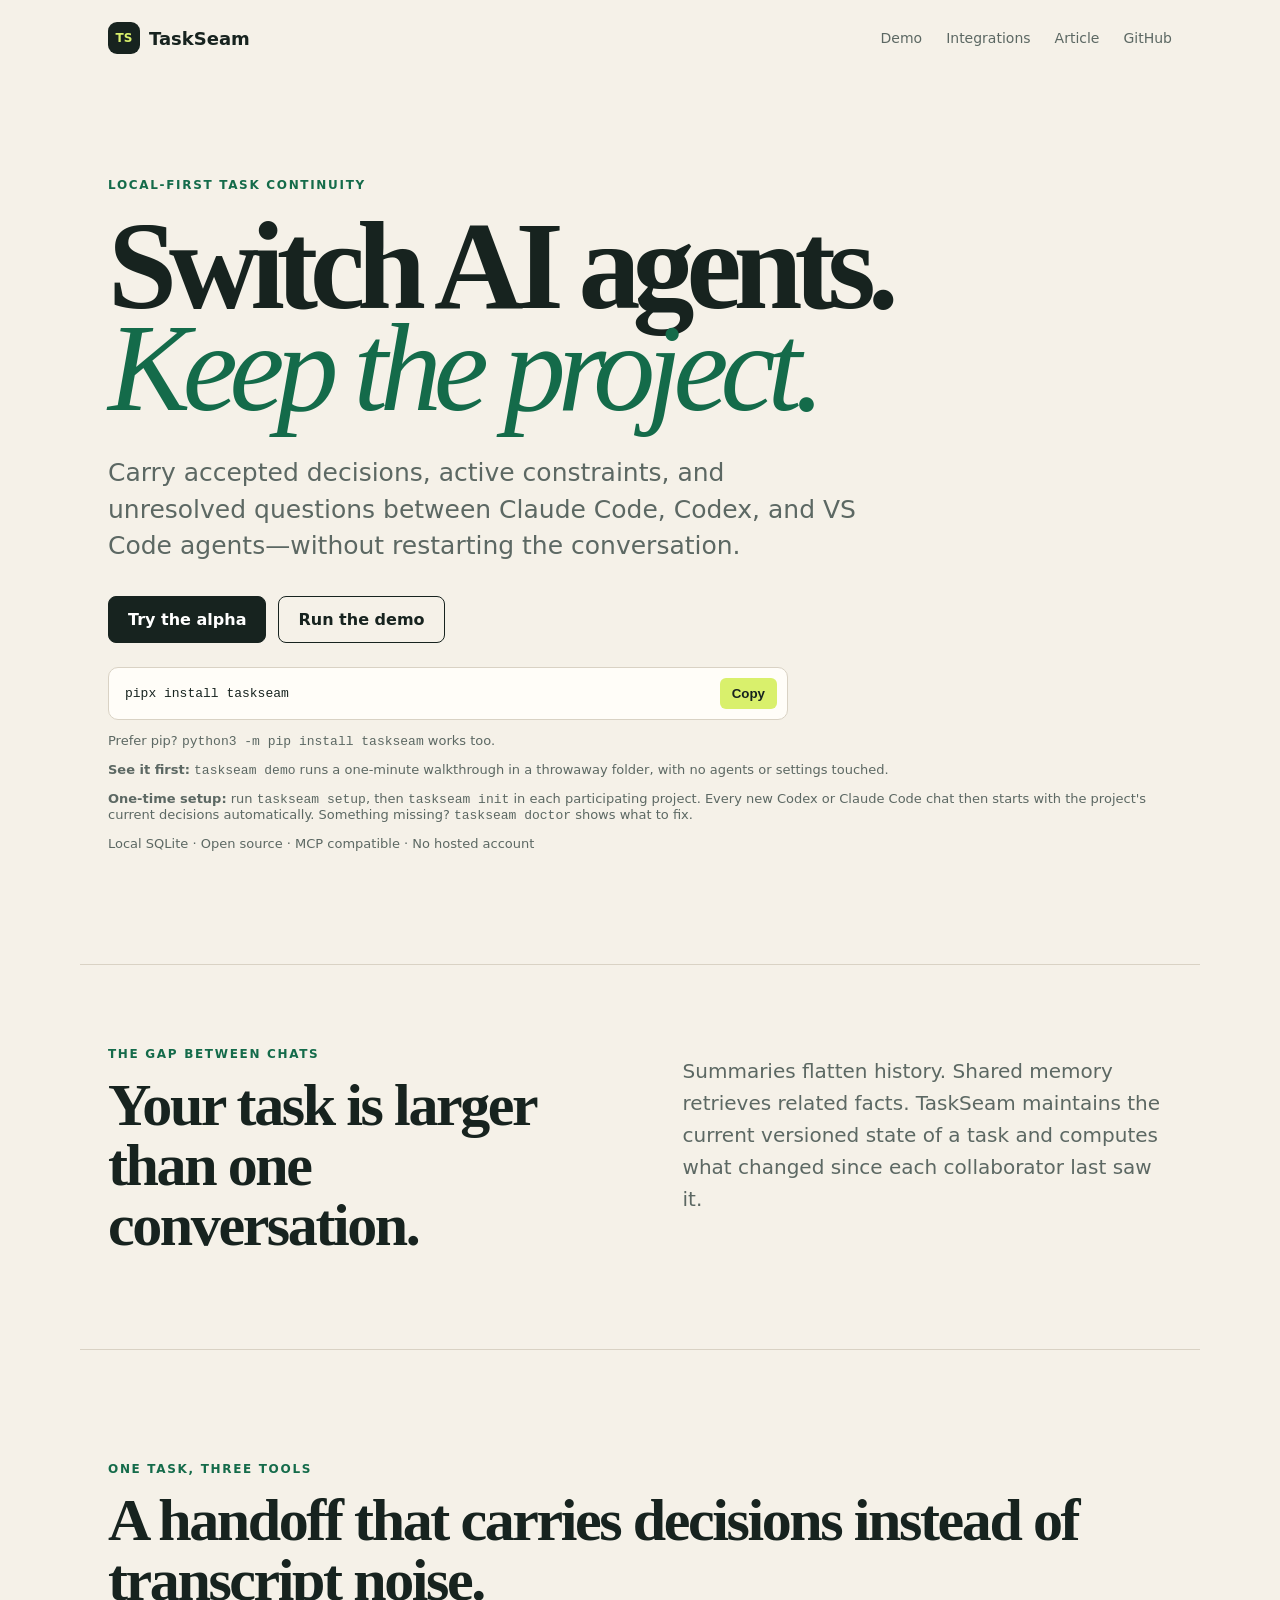
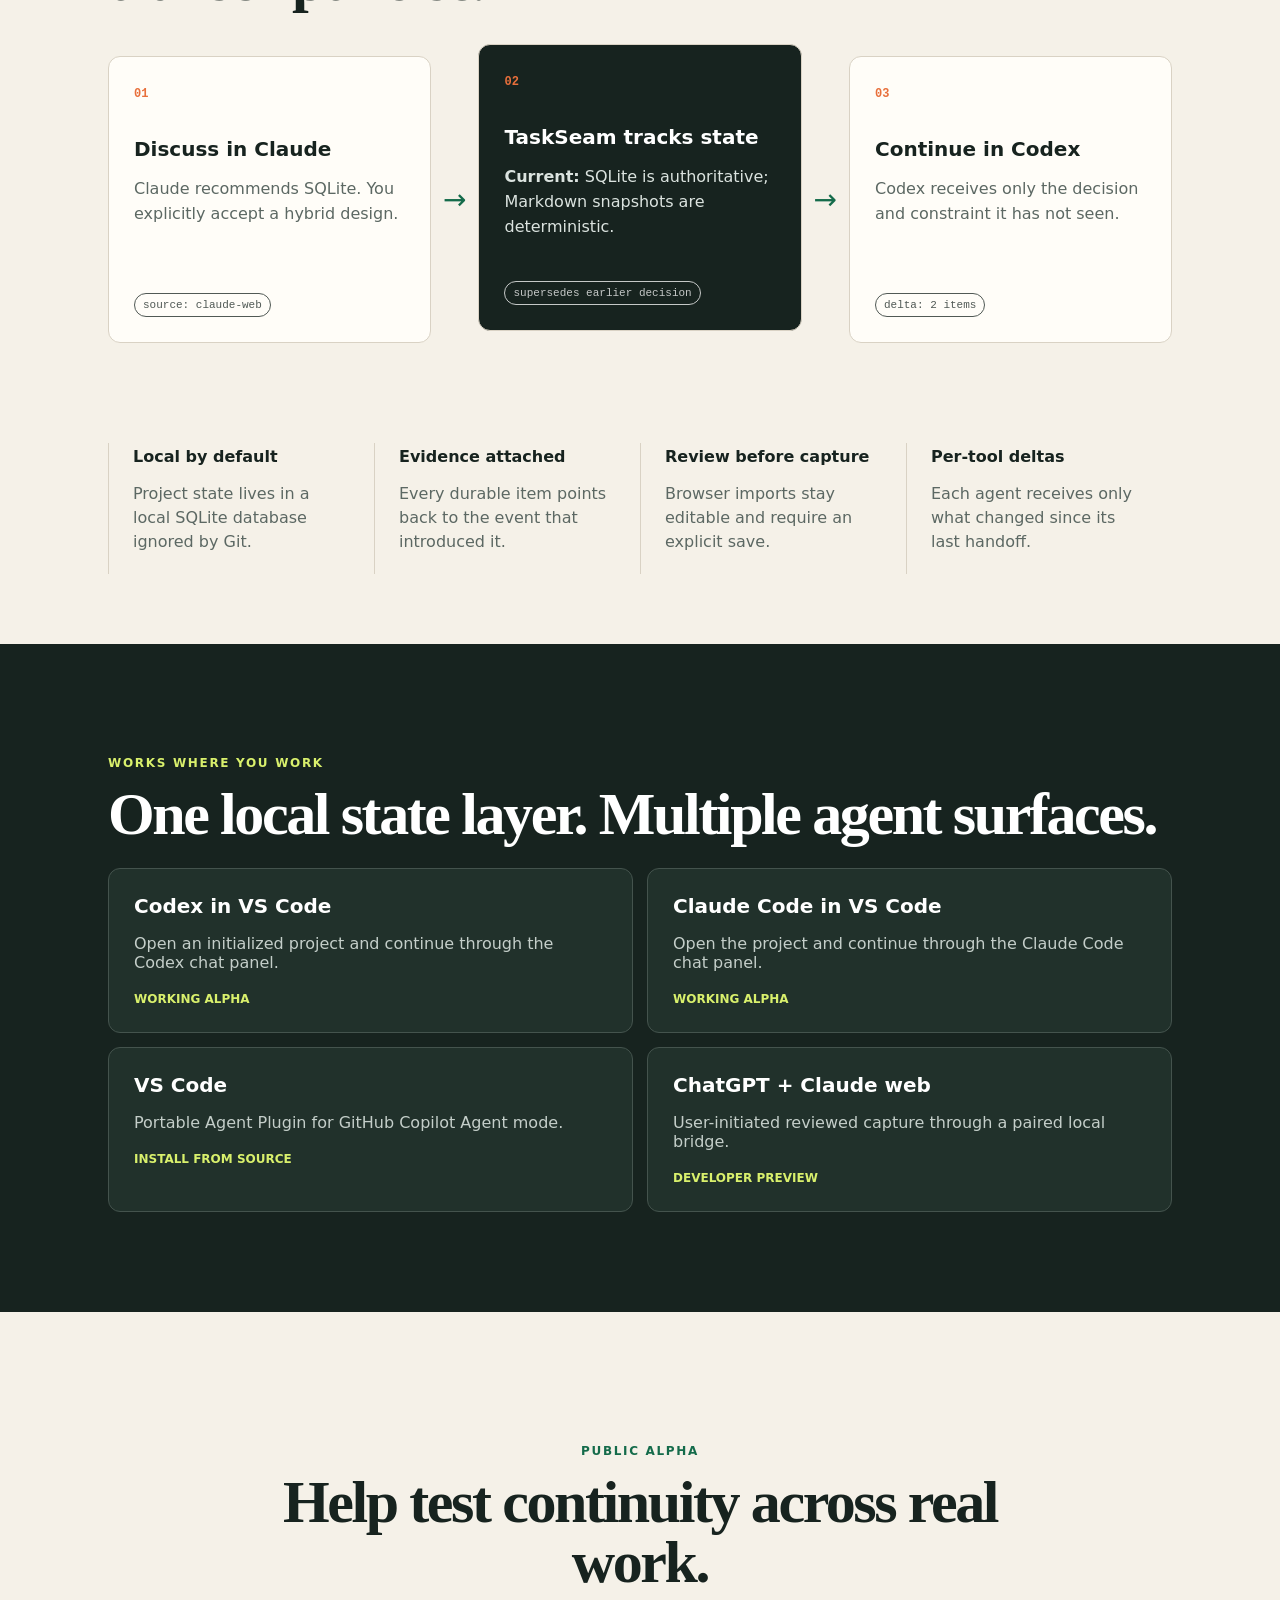
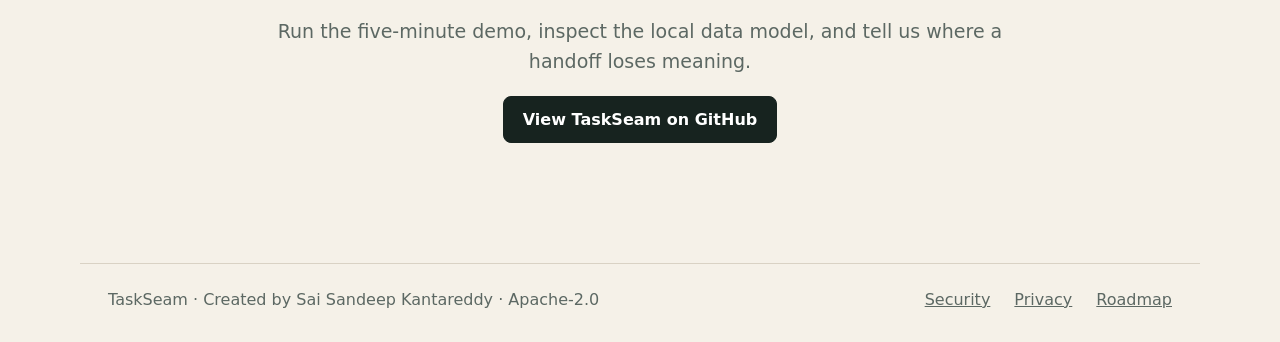
<file: site/index.html>
<!doctype html>
<html lang="en">
<head>
  <meta charset="utf-8">
  <meta name="viewport" content="width=device-width,initial-scale=1">
  <meta name="description" content="Local-first task continuity for Codex, Claude Code, VS Code, and AI coding agents. Switch tools without losing accepted decisions, constraints, or context.">
  <meta name="author" content="Sai Sandeep Kantareddy">
  <meta name="robots" content="index,follow">
  <link rel="canonical" href="https://taskseam.github.io/taskseam/">
  <meta property="og:type" content="website">
  <meta property="og:site_name" content="TaskSeam">
  <meta property="og:title" content="TaskSeam — Local-first continuity across AI coding agents">
  <meta property="og:description" content="Switch between Codex, Claude Code, and VS Code agents without losing accepted decisions, constraints, or context.">
  <meta property="og:url" content="https://taskseam.github.io/taskseam/">
  <meta name="twitter:card" content="summary">
  <meta name="twitter:title" content="TaskSeam — Switch AI. Keep working.">
  <meta name="twitter:description" content="Local-first task continuity across AI coding agents.">
  <title>TaskSeam — Local-first task continuity for AI coding agents</title>
  <script type="application/ld+json">
    {
      "@context": "https://schema.org",
      "@type": "SoftwareApplication",
      "name": "TaskSeam",
      "applicationCategory": "DeveloperApplication",
      "operatingSystem": "macOS, Linux, Windows",
      "description": "Local-first task continuity across AI coding agents.",
      "url": "https://taskseam.github.io/taskseam/",
      "codeRepository": "https://github.com/TaskSeam/taskseam",
      "license": "https://www.apache.org/licenses/LICENSE-2.0",
      "author": {
        "@type": "Person",
        "name": "Sai Sandeep Kantareddy"
      }
    }
  </script>
  <link rel="stylesheet" href="styles.css">
</head>
<body>
  <header class="nav wrap">
    <a class="brand" href="#top" aria-label="TaskSeam home"><span>TS</span> TaskSeam</a>
    <nav aria-label="Main navigation">
      <a href="#demo">Demo</a>
      <a href="#integrations">Integrations</a>
      <a href="https://github.com/TaskSeam/taskseam/blob/main/docs/WHY_TASKSEAM.md">Article</a>
      <a href="https://github.com/TaskSeam/taskseam">GitHub</a>
    </nav>
  </header>

  <main id="top">
    <section class="hero wrap">
      <p class="eyebrow">LOCAL-FIRST TASK CONTINUITY</p>
      <h1>Switch AI agents.<br><em>Keep the project.</em></h1>
      <p class="lede">Carry accepted decisions, active constraints, and unresolved questions between Claude Code, Codex, and VS Code agents—without restarting the conversation.</p>
      <div class="actions">
        <a class="button primary" href="https://github.com/TaskSeam/taskseam/blob/main/docs/QUICKSTART.md">Try the alpha</a>
        <a class="button" href="https://github.com/TaskSeam/taskseam/blob/main/docs/DEMO.md">Run the demo</a>
      </div>
      <div class="install" aria-label="Install command">
        <code>pipx install taskseam</code>
        <button id="copy" type="button">Copy</button>
      </div>
      <p class="availability">Prefer pip? <code>python3 -m pip install taskseam</code> works too.</p>
      <p class="availability"><strong>See it first:</strong> <code>taskseam demo</code> runs a one-minute walkthrough in a throwaway folder, with no agents or settings touched.</p>
      <p class="availability"><strong>One-time setup:</strong> run <code>taskseam setup</code>, then <code>taskseam init</code> in each participating project. Every new Codex or Claude Code chat then starts with the project's current decisions automatically. Something missing? <code>taskseam doctor</code> shows what to fix.</p>
      <p class="availability">Local SQLite · Open source · MCP compatible · No hosted account</p>
    </section>

    <section class="problem wrap">
      <div>
        <p class="eyebrow">THE GAP BETWEEN CHATS</p>
        <h2>Your task is larger than one conversation.</h2>
      </div>
      <p>Summaries flatten history. Shared memory retrieves related facts. TaskSeam maintains the current versioned state of a task and computes what changed since each collaborator last saw it.</p>
    </section>

    <section id="demo" class="demo wrap">
      <p class="eyebrow">ONE TASK, THREE TOOLS</p>
      <h2>A handoff that carries decisions instead of transcript noise.</h2>
      <div class="flow" aria-label="TaskSeam example flow">
        <article>
          <span class="number">01</span>
          <h3>Discuss in Claude</h3>
          <p>Claude recommends SQLite. You explicitly accept a hybrid design.</p>
          <span class="tag">source: claude-web</span>
        </article>
        <div class="arrow" aria-hidden="true">→</div>
        <article class="state">
          <span class="number">02</span>
          <h3>TaskSeam tracks state</h3>
          <p><strong>Current:</strong> SQLite is authoritative; Markdown snapshots are deterministic.</p>
          <span class="tag">supersedes earlier decision</span>
        </article>
        <div class="arrow" aria-hidden="true">→</div>
        <article>
          <span class="number">03</span>
          <h3>Continue in Codex</h3>
          <p>Codex receives only the decision and constraint it has not seen.</p>
          <span class="tag">delta: 2 items</span>
        </article>
      </div>
    </section>

    <section class="principles wrap">
      <article><strong>Local by default</strong><p>Project state lives in a local SQLite database ignored by Git.</p></article>
      <article><strong>Evidence attached</strong><p>Every durable item points back to the event that introduced it.</p></article>
      <article><strong>Review before capture</strong><p>Browser imports stay editable and require an explicit save.</p></article>
      <article><strong>Per-tool deltas</strong><p>Each agent receives only what changed since its last handoff.</p></article>
    </section>

    <section id="integrations" class="integrations wrap">
      <p class="eyebrow">WORKS WHERE YOU WORK</p>
      <h2>One local state layer. Multiple agent surfaces.</h2>
      <div class="grid">
        <article><h3>Codex in VS Code</h3><p>Open an initialized project and continue through the Codex chat panel.</p><span>Working alpha</span></article>
        <article><h3>Claude Code in VS Code</h3><p>Open the project and continue through the Claude Code chat panel.</p><span>Working alpha</span></article>
        <article><h3>VS Code</h3><p>Portable Agent Plugin for GitHub Copilot Agent mode.</p><span>Install from source</span></article>
        <article><h3>ChatGPT + Claude web</h3><p>User-initiated reviewed capture through a paired local bridge.</p><span>Developer preview</span></article>
      </div>
    </section>

    <section class="cta wrap">
      <p class="eyebrow">PUBLIC ALPHA</p>
      <h2>Help test continuity across real work.</h2>
      <p>Run the five-minute demo, inspect the local data model, and tell us where a handoff loses meaning.</p>
      <a class="button primary" href="https://github.com/TaskSeam/taskseam">View TaskSeam on GitHub</a>
    </section>
  </main>

  <footer class="wrap">
    <span>TaskSeam · Created by Sai Sandeep Kantareddy · Apache-2.0</span>
    <a href="https://github.com/TaskSeam/taskseam/blob/main/SECURITY.md">Security</a>
    <a href="https://github.com/TaskSeam/taskseam/blob/main/PRIVACY.md">Privacy</a>
    <a href="https://github.com/TaskSeam/taskseam/blob/main/ROADMAP.md">Roadmap</a>
  </footer>
  <script src="site.js"></script>
</body>
</html>
</file>
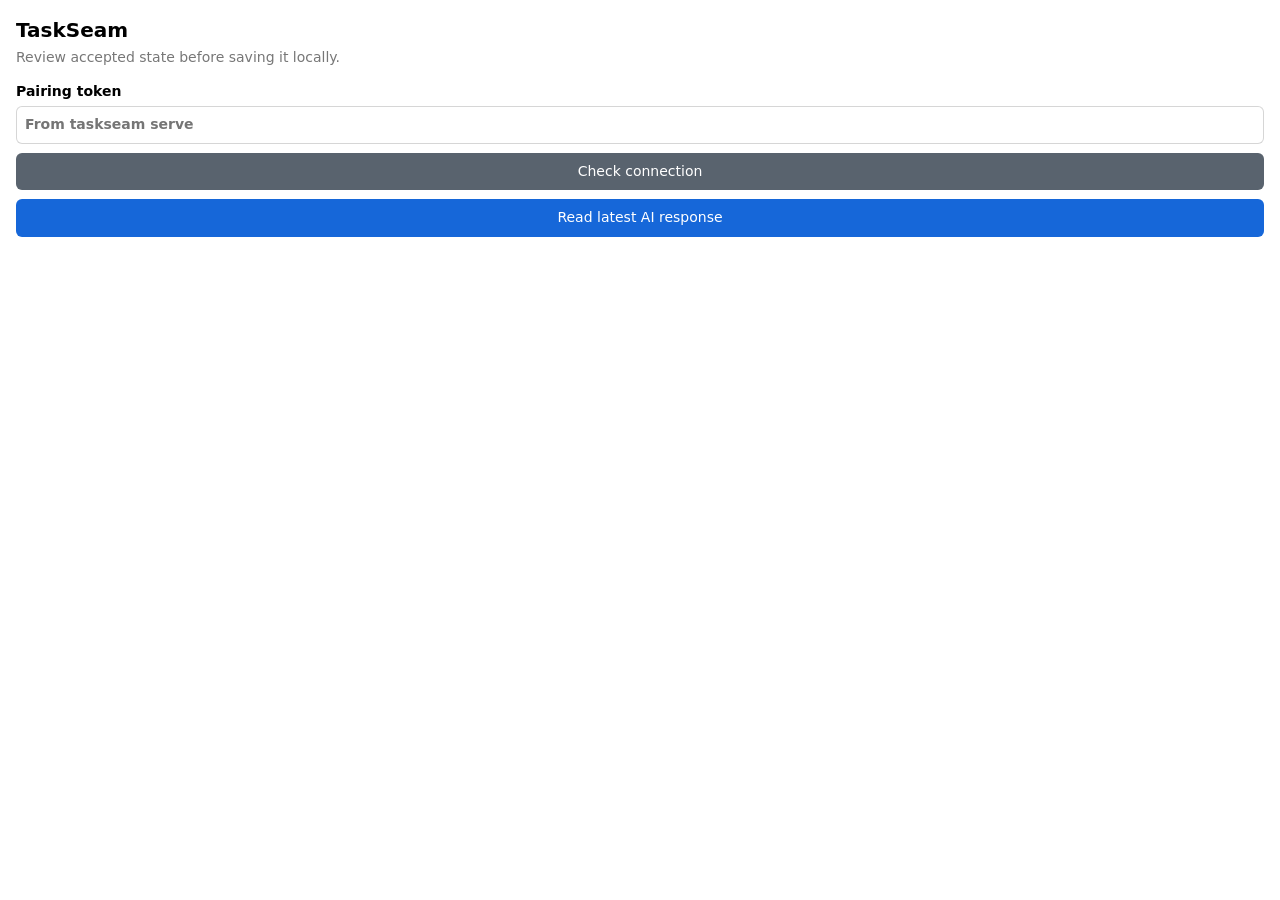
<file: browser-extension/popup.html>
<!doctype html>
<html>
<head>
  <meta charset="utf-8">
  <meta name="viewport" content="width=device-width,initial-scale=1">
  <title>TaskSeam Capture</title>
  <link rel="stylesheet" href="popup.css">
</head>
<body>
  <main>
    <h1>TaskSeam</h1>
    <p class="muted">Review accepted state before saving it locally.</p>
    <label>Pairing token<input id="token" type="password" autocomplete="off" placeholder="From taskseam serve"></label>
    <button id="connect" class="secondary">Check connection</button>
    <button id="read">Read latest AI response</button>
    <section id="review" hidden>
      <h2>Review items</h2>
      <div id="items"></div>
      <button id="save">Save approved items</button>
    </section>
    <p id="status" role="status"></p>
  </main>
  <script src="popup.js"></script>
</body>
</html>
</file>
<file: site/styles.css>
:root {
  --ink: #17231f;
  --muted: #5c6863;
  --paper: #f5f1e8;
  --panel: #fffdf8;
  --line: #d9d2c4;
  --green: #146b4a;
  --lime: #d9f06c;
  --orange: #e86f3b;
}
* { box-sizing: border-box; }
html { scroll-behavior: smooth; }
body { background: var(--paper); color: var(--ink); font-family: Inter, ui-sans-serif, system-ui, sans-serif; margin: 0; }
a { color: inherit; }
.wrap { margin: auto; max-width: 1120px; padding-left: 28px; padding-right: 28px; }
.nav { align-items: center; display: flex; height: 76px; justify-content: space-between; }
.brand { align-items: center; display: flex; font-size: 18px; font-weight: 800; gap: 9px; text-decoration: none; }
.brand span { align-items: center; background: var(--ink); border-radius: 9px; color: var(--lime); display: inline-flex; font-size: 12px; height: 32px; justify-content: center; width: 32px; }
nav { display: flex; gap: 24px; }
nav a { color: var(--muted); font-size: 14px; text-decoration: none; }
.hero { padding-bottom: 100px; padding-top: 90px; }
.eyebrow { color: var(--green); font-size: 12px; font-weight: 800; letter-spacing: .14em; }
h1 { font-family: Georgia, serif; font-size: clamp(64px, 10vw, 124px); letter-spacing: -.065em; line-height: .82; margin: 24px 0 36px; max-width: 900px; }
h1 em { color: var(--green); font-weight: 400; }
.lede { color: var(--muted); font-size: clamp(18px, 2.2vw, 25px); line-height: 1.45; max-width: 760px; }
.actions { display: flex; flex-wrap: wrap; gap: 12px; margin: 32px 0 24px; }
.button { border: 1px solid var(--ink); border-radius: 8px; display: inline-block; font-weight: 750; padding: 13px 19px; text-decoration: none; }
.button.primary { background: var(--ink); color: white; }
.install { align-items: center; background: var(--panel); border: 1px solid var(--line); border-radius: 10px; display: flex; justify-content: space-between; max-width: 680px; padding: 10px 10px 10px 16px; }
.install code { overflow: hidden; text-overflow: ellipsis; white-space: nowrap; }
.install button { background: var(--lime); border: 0; border-radius: 6px; color: var(--ink); cursor: pointer; font-weight: 800; padding: 8px 12px; }
.availability { color: var(--muted); font-size: 13px; }
.problem { border-bottom: 1px solid var(--line); border-top: 1px solid var(--line); display: grid; gap: 8%; grid-template-columns: 1fr 1fr; padding-bottom: 70px; padding-top: 70px; }
h2 { font-family: Georgia, serif; font-size: clamp(36px, 5vw, 60px); letter-spacing: -.04em; line-height: 1; margin: 14px 0 24px; }
.problem > p { color: var(--muted); font-size: 20px; line-height: 1.6; }
.demo, .integrations { padding-bottom: 100px; padding-top: 100px; }
.flow { align-items: stretch; display: grid; grid-template-columns: 1fr auto 1fr auto 1fr; margin-top: 46px; }
.flow article, .grid article { background: var(--panel); border: 1px solid var(--line); border-radius: 12px; padding: 25px; }
.flow article.state { background: var(--ink); color: white; transform: translateY(-12px); }
.number { color: var(--orange); font-family: ui-monospace, monospace; font-size: 12px; font-weight: 800; }
h3 { font-size: 20px; margin: 36px 0 10px; }
.flow p { color: var(--muted); line-height: 1.55; min-height: 100px; }
.flow .state p { color: #dbe3df; }
.tag { border: 1px solid currentColor; border-radius: 99px; display: inline-block; font-family: ui-monospace, monospace; font-size: 11px; opacity: .75; padding: 5px 8px; }
.arrow { align-self: center; color: var(--green); font-size: 28px; padding: 0 12px; }
.principles { display: grid; grid-template-columns: repeat(4, 1fr); padding-bottom: 70px; }
.principles article { border-left: 1px solid var(--line); padding: 4px 24px; }
.principles p { color: var(--muted); line-height: 1.5; }
.integrations { background: var(--ink); color: white; max-width: none; }
.integrations > * { margin-left: auto; margin-right: auto; max-width: 1064px; }
.integrations .eyebrow { color: var(--lime); }
.grid { display: grid; gap: 14px; grid-template-columns: repeat(2, 1fr); }
.grid article { background: #21312b; border-color: #44534d; }
.grid h3 { margin-top: 0; }
.grid p { color: #c4cec9; }
.grid span { color: var(--lime); font-size: 12px; font-weight: 800; text-transform: uppercase; }
.cta { padding-bottom: 120px; padding-top: 120px; text-align: center; }
.cta h2, .cta p { margin-left: auto; margin-right: auto; max-width: 760px; }
.cta > p:not(.eyebrow) { color: var(--muted); font-size: 19px; line-height: 1.6; }
footer { border-top: 1px solid var(--line); color: var(--muted); display: flex; gap: 24px; padding-bottom: 36px; padding-top: 26px; }
footer span { margin-right: auto; }
@media (max-width: 760px) {
  nav a:not(:last-child) { display: none; }
  .hero { padding-top: 56px; }
  .problem, .grid { grid-template-columns: 1fr; }
  .flow { grid-template-columns: 1fr; gap: 12px; }
  .arrow { padding: 0; text-align: center; transform: rotate(90deg); }
  .flow article.state { transform: none; }
  .principles { grid-template-columns: 1fr 1fr; gap: 24px 0; }
  .install { align-items: stretch; flex-direction: column; }
}
@media (prefers-reduced-motion: no-preference) {
  .button, .install button { transition: transform .15s ease, box-shadow .15s ease; }
  .button:hover, .install button:hover { box-shadow: 4px 4px 0 var(--lime); transform: translate(-2px, -2px); }
}
</file>
<file: browser-extension/popup.css>
:root { color-scheme: light dark; font: 14px/1.4 system-ui, sans-serif; }
body { margin: 0; min-width: 360px; }
main { padding: 16px; }
h1 { font-size: 20px; margin: 0; }
h2 { font-size: 15px; margin: 16px 0 8px; }
.muted { color: #777; margin: 4px 0 14px; }
label { display: grid; gap: 5px; font-weight: 600; }
input, textarea, select, button { box-sizing: border-box; font: inherit; width: 100%; }
input, textarea, select { border: 1px solid #9996; border-radius: 6px; padding: 8px; }
button { background: #1667d9; border: 0; border-radius: 6px; color: white; cursor: pointer; margin-top: 9px; padding: 9px; }
button.secondary { background: #59636e; }
.item { border: 1px solid #9995; border-radius: 8px; display: grid; gap: 7px; margin-bottom: 8px; padding: 9px; }
.item header { display: flex; gap: 8px; }
.item header input { width: auto; }
textarea { min-height: 64px; resize: vertical; }
#status { min-height: 20px; margin-bottom: 0; }
.error { color: #c52d2d; }
.success { color: #198754; }
</file>
